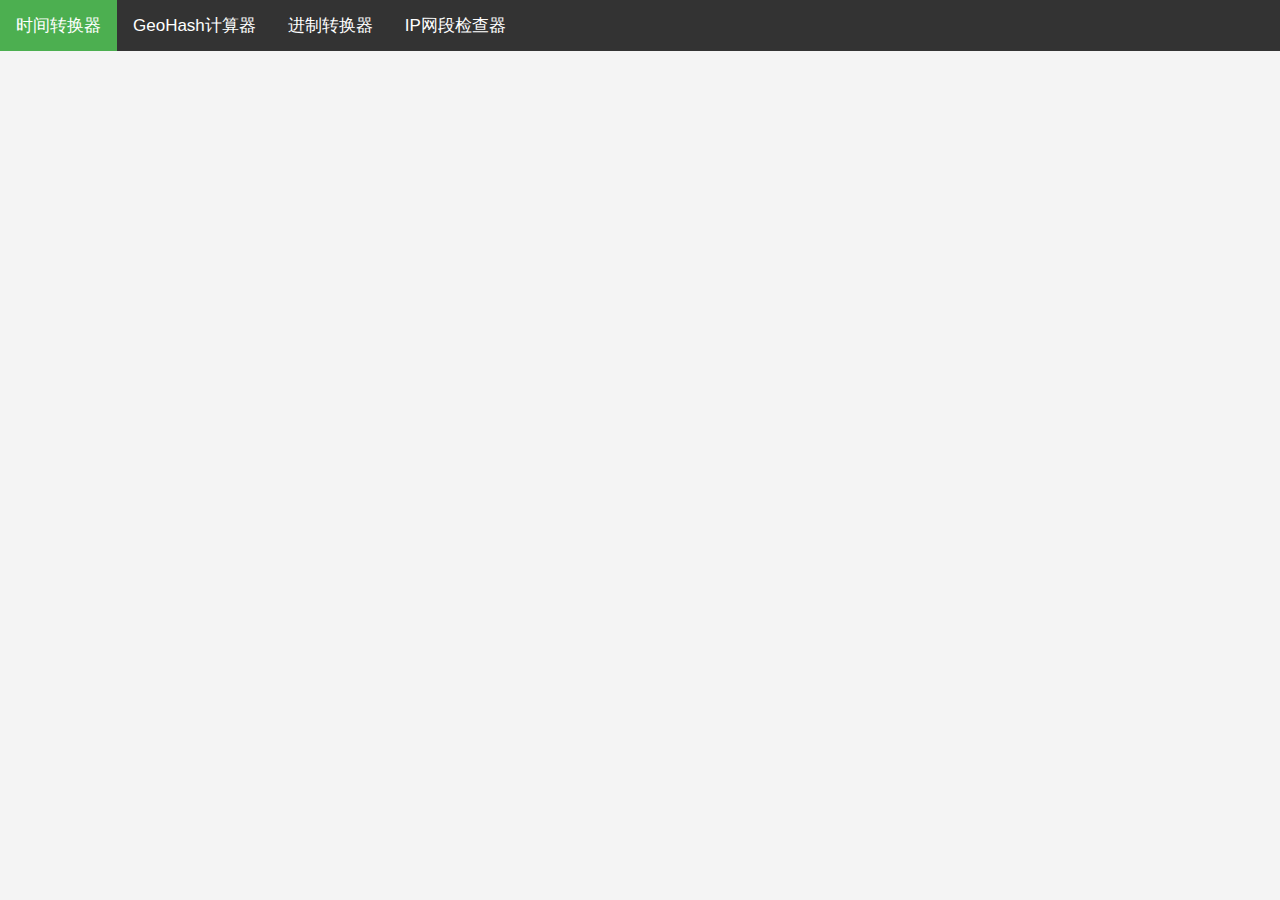
<file: index.html>
<!DOCTYPE html>
<html lang="en">
<head>
    <meta charset="UTF-8">
    <meta name="viewport" content="width=device-width, initial-scale=1.0">
    <title>工具集</title>
    <meta http-equiv="refresh" content="0; url=layout.html">
    <style>
        body {
            font-family: Arial, sans-serif;
            text-align: center;
            padding: 50px;
        }
        a {
            color: #4CAF50;
            text-decoration: none;
        }
    </style>
</head>
<body>
    <p>正在跳转到<a href="layout.html">工具集</a>...</p>
</body>
</html>
</file>
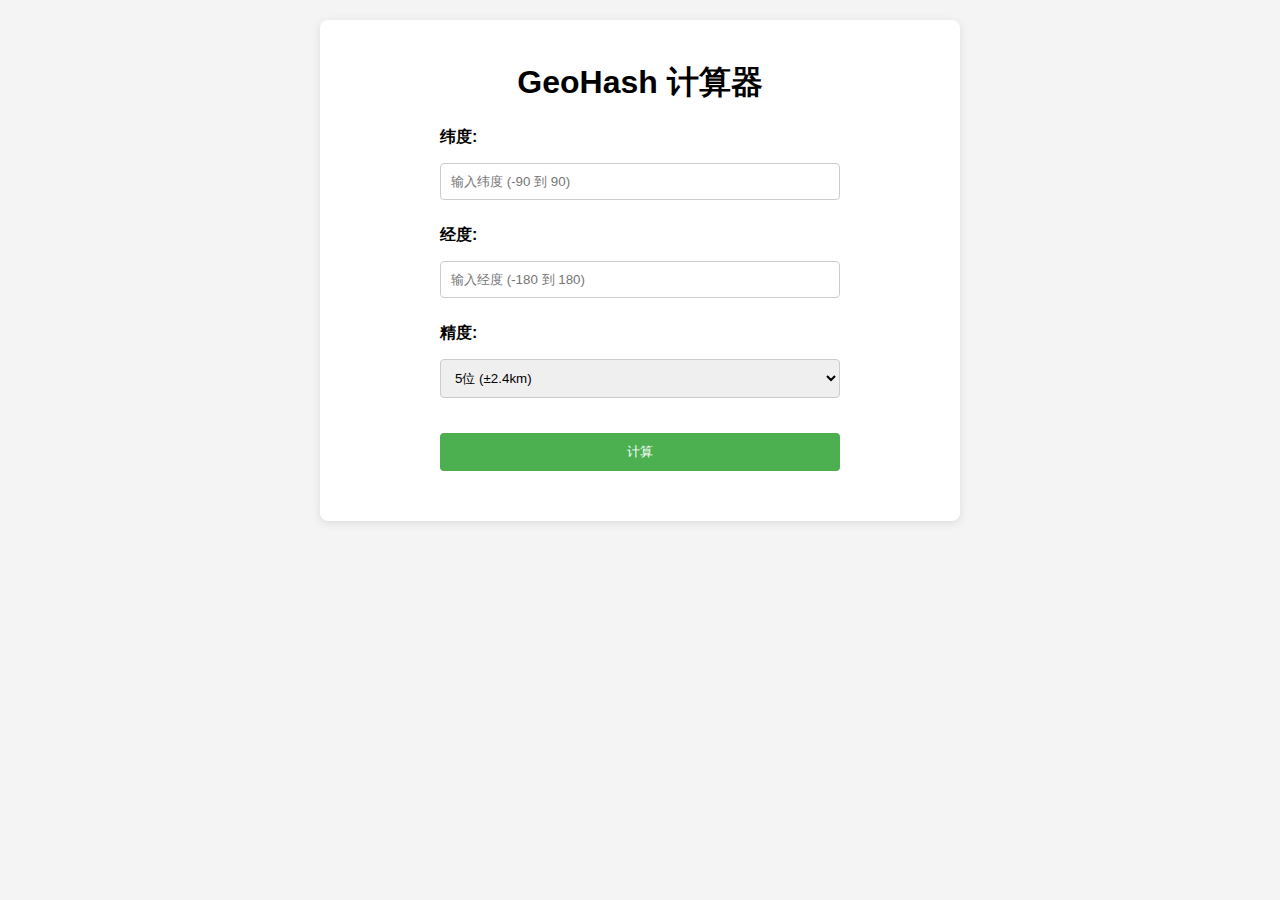
<file: calculator.html>
<!DOCTYPE html>
<html lang="en">

<head>
	<meta charset="UTF-8">
	<meta name="viewport" content="width=device-width, initial-scale=1.0">
	<title>GeoHash 计算器</title>
	<link rel="stylesheet" href="styles.css">
</head>

<body>
	<div class="container">
		<h1>GeoHash 计算器</h1>
		<div class="geohash-calculator">
			<div class="input-group">
				<label for="latitude">纬度:</label>
				<input type="number" id="latitude" step="0.000001" placeholder="输入纬度 (-90 到 90)">
			</div>
			<div class="input-group">
				<label for="longitude">经度:</label>
				<input type="number" id="longitude" step="0.000001" placeholder="输入经度 (-180 到 180)">
			</div>
			<div class="input-group">
				<label for="precision">精度:</label>
				<select id="precision">
					<option value="5" selected>5位 (±2.4km)</option>
					<option value="6">6位 (±610m)</option>
					<option value="7">7位 (±76m)</option>
					<option value="8">8位 (±19m)</option>
					<option value="9">9位 (±2.4m)</option>
					<option value="10">10位 (±0.6m)</option>
					<option value="11">11位 (±0.07m)</option>
					<option value="12">12位 (±0.02m)</option>
				</select>
			</div>
			<button id="calculateBtn">计算</button>
			<div class="result">
				<div id="geohashResult"></div>
				<div id="decodedResult"></div>
			</div>
		</div>
	</div>
	<script src="calculator.js"></script>
</body>

</html>
</file>
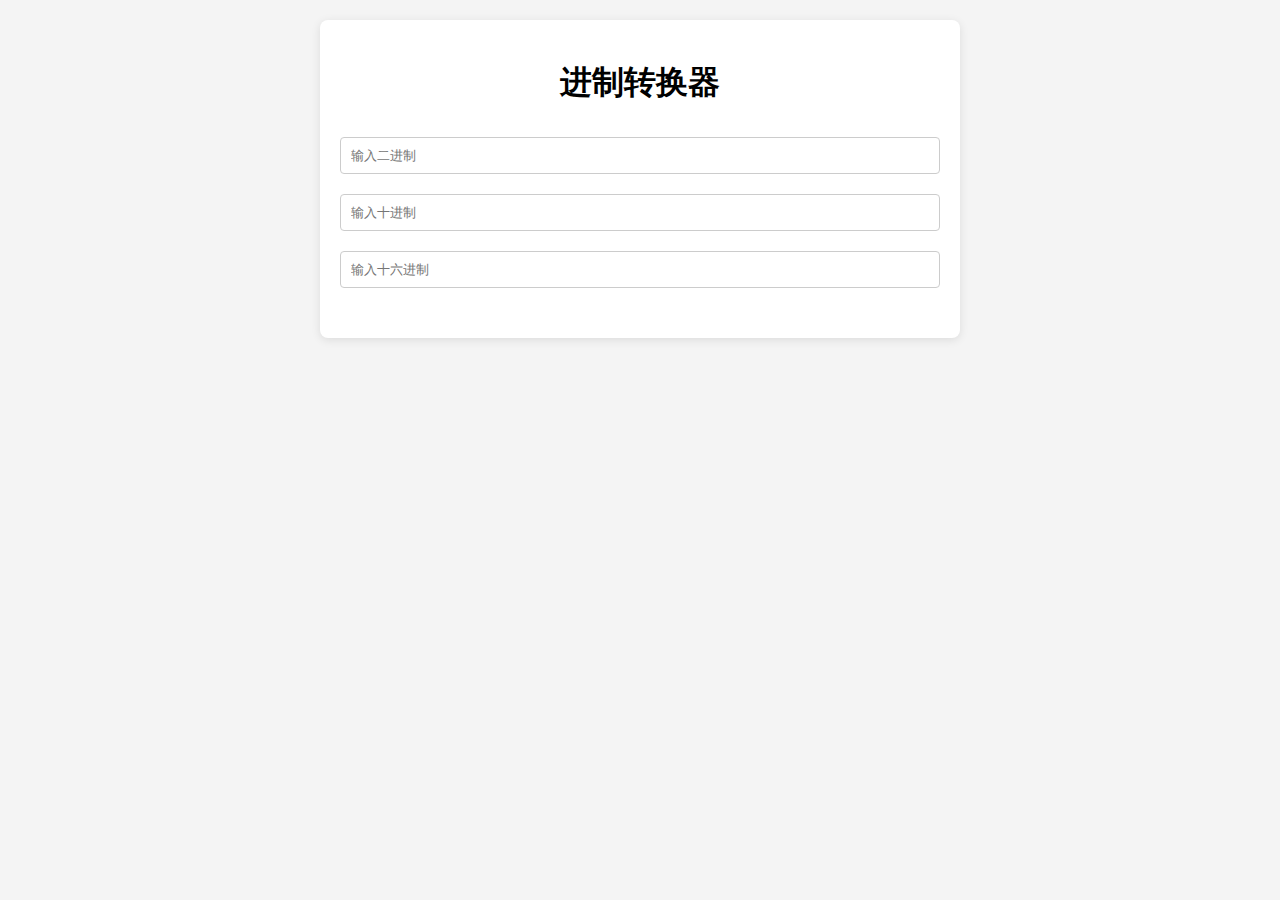
<file: converter.html>
<!DOCTYPE html>
<html lang="en">
<head>
    <meta charset="UTF-8">
    <meta name="viewport" content="width=device-width, initial-scale=1.0">
    <title>进制转换器</title>
    <link rel="stylesheet" href="styles.css">
</head>
<body>
    <div class="container">
        <h1>进制转换器</h1>
        <div class="converter">
            <input type="text" id="binaryInput" placeholder="输入二进制">
            <input type="text" id="decimalInput" placeholder="输入十进制">
            <input type="text" id="hexInput" placeholder="输入十六进制">
            <!-- 移除转换按钮 -->
        </div>
    </div>
    <script src="converter.js"></script>
</body>
</html>
</file>
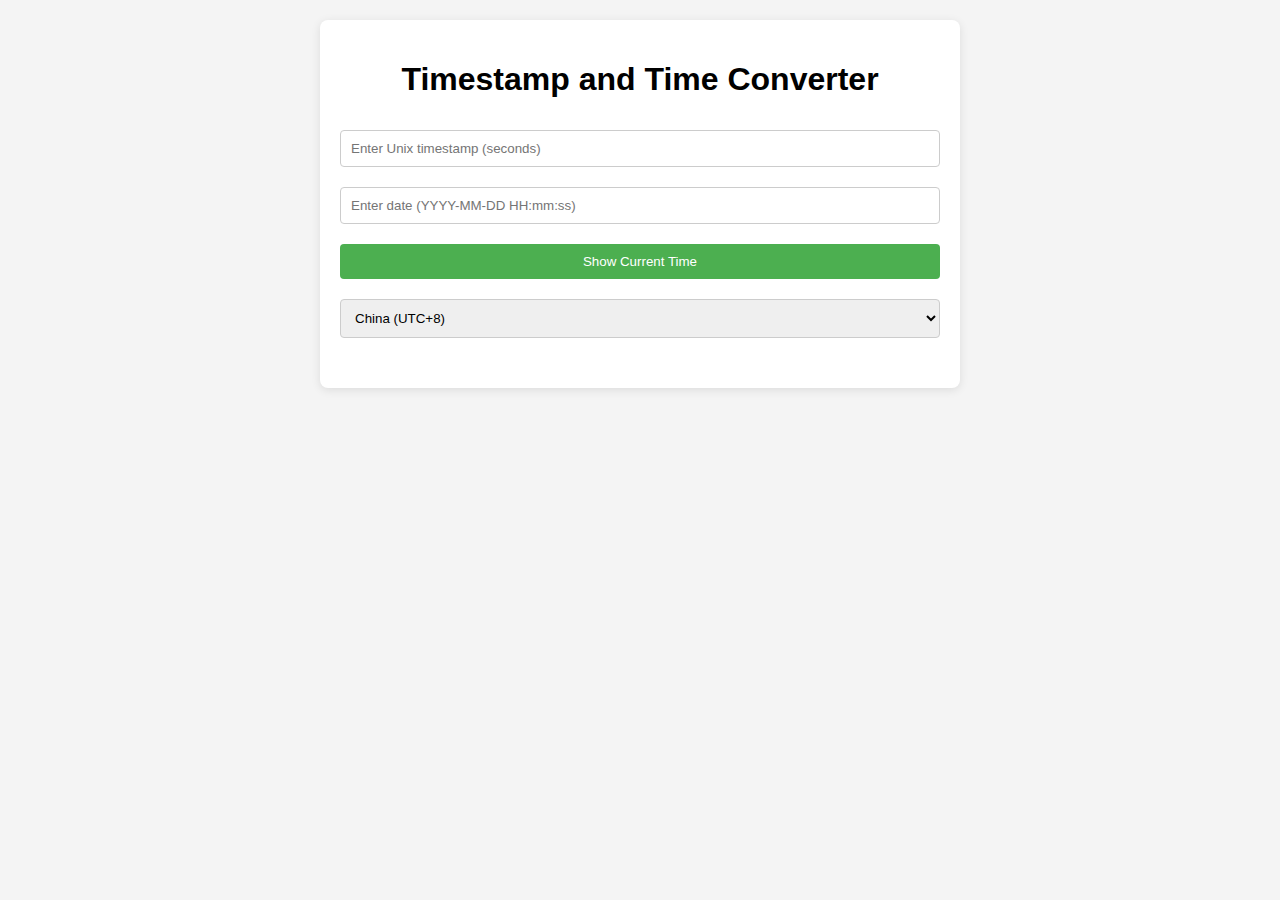
<file: index_original.html>
<!DOCTYPE html>
<html lang="en">

<head>
	<meta charset="UTF-8">
	<meta name="viewport" content="width=device-width, initial-scale=1.0">
	<title>Timestamp and Time Converter</title>
	<link rel="stylesheet" href="styles.css">
</head>

<body>
	<div class="container">
		<h1>Timestamp and Time Converter</h1>
		<div class="converter">
			<input type="number" id="timestampInput" placeholder="Enter Unix timestamp (seconds)" />
			<input type="text" id="dateInput" placeholder="Enter date (YYYY-MM-DD HH:mm:ss)" />
			<button id="currentTimeBtn">Show Current Time</button>
			<select id="timezoneSelect">
				<option value="Asia/Shanghai">China (UTC+8)</option>
				<option value="Europe/London">London (UTC+1)</option>
				<option value="Asia/Ho_Chi_Minh">Vietnam (UTC+7)</option>
				<option value="Asia/Jakarta">Indonesia (UTC+7)</option>
				<option value="Asia/Bangkok">Thailand (UTC+7)</option>
				<option value="Asia/Kuala_Lumpur">Malaysia (UTC+8)</option>
				<option value="America/New_York">New York (UTC-4)</option>
				<option value="UTC">UTC</option>
			</select>
		</div>
	</div>

	<script src="script.js"></script>
</body>

</html>
</file>
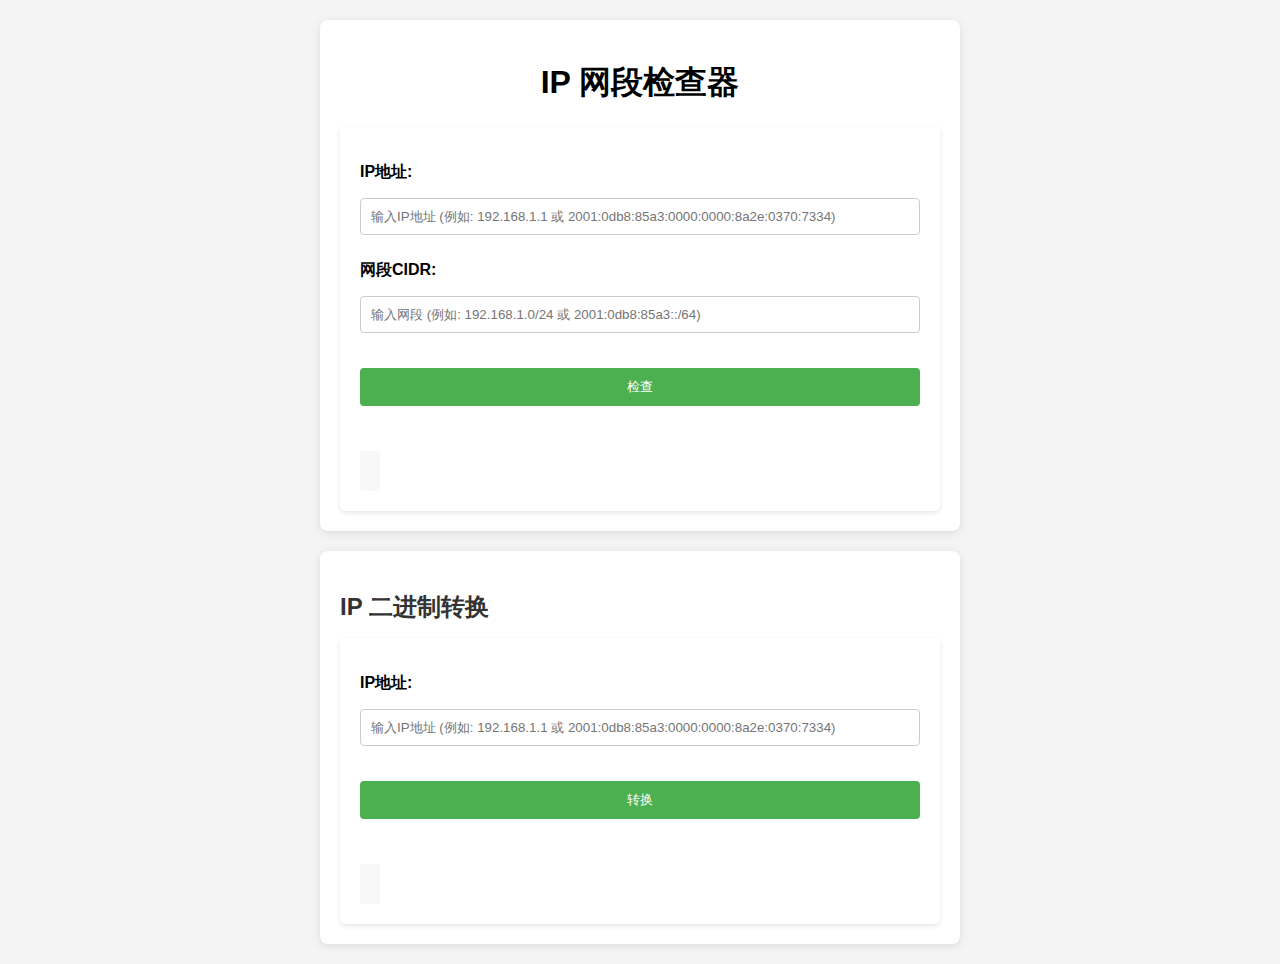
<file: ipchecker.html>
<!DOCTYPE html>
<html lang="en">
<head>
    <meta charset="UTF-8">
    <meta name="viewport" content="width=device-width, initial-scale=1.0">
    <title>IP 网段检查器</title>
    <link rel="stylesheet" href="styles.css">
</head>
<body>
    <div class="container">
        <h1>IP 网段检查器</h1>
        <div class="ip-checker">
            <div class="input-group">
                <label for="ipAddress">IP地址:</label>
                <input type="text" id="ipAddress" placeholder="输入IP地址 (例如: 192.168.1.1 或 2001:0db8:85a3:0000:0000:8a2e:0370:7334)">
            </div>
            <div class="input-group">
                <label for="subnet">网段CIDR:</label>
                <input type="text" id="subnet" placeholder="输入网段 (例如: 192.168.1.0/24 或 2001:0db8:85a3::/64)">
            </div>
            <button id="checkBtn">检查</button>
            <div class="result">
                <div id="checkResult"></div>
            </div>
        </div>
    </div>
    <div class="container ip-binary-converter">
        <h2>IP 二进制转换</h2>
        <div class="ip-checker">
            <div class="input-group">
                <label for="ipBinaryAddress">IP地址:</label>
                <input type="text" id="ipBinaryAddress" placeholder="输入IP地址 (例如: 192.168.1.1 或 2001:0db8:85a3:0000:0000:8a2e:0370:7334)">
            </div>
            <button id="convertBtn">转换</button>
            <div class="result">
                <div id="binaryResult"></div>
            </div>
        </div>
    </div>
    <script src="ipchecker.js"></script>
</body>
</html>
</file>
<file: styles.css>
body {
    font-family: Arial, sans-serif;
    background-color: #f4f4f4;
    margin: 0;
    padding: 20px;
}

.container {
    max-width: 600px;
    margin: auto;
    background: white;
    padding: 20px;
    border-radius: 8px;
    box-shadow: 0 2px 10px rgba(0, 0, 0, 0.1);
}

h1 {
    text-align: center;
}

.converter {
    margin: 20px 0;
}

input, select, button {
    width: 100%;
    padding: 10px;
    margin: 10px 0;
    border: 1px solid #ccc;
    border-radius: 4px;
    box-sizing: border-box;
}

button {
    background-color: #4CAF50;
    color: white;
    border: none;
    cursor: pointer;
}

button:hover {
    background-color: #45a049;
}

p {
    font-size: 1.2em;
    color: #333;
}

.navbar {
    background-color: #333;
    overflow: hidden;
    margin-bottom: 20px;
    border-radius: 4px;
}

.navbar a {
    float: left;
    color: white;
    text-align: center;
    padding: 14px 16px;
    text-decoration: none;
    font-size: 17px;
}

.navbar a:hover {
    background-color: #ddd;
    color: black;
}

.navbar a.active {
    background-color: #4CAF50;
    color: white;
}

.geohash-calculator {
    max-width: 400px;
    margin: 0 auto;
}

.input-group {
    margin: 15px 0;
}

.input-group label {
    display: block;
    margin-bottom: 5px;
    font-weight: bold;
}

.result {
    margin-top: 20px;
    display: flex;
    align-items: center;
    gap: 10px;
}

.result label {
    font-weight: bold;
}

#geohashResult {
    flex: 1;
    background-color: #f8f8f8;
}

#copyBtn {
    width: auto;
    padding: 10px 20px;
}

#display {
    width: 100%;
    height: 50px;
    font-size: 24px;
    text-align: right;
    margin-bottom: 10px;
}

.calculator-buttons {
    display: grid;
    grid-template-columns: repeat(4, 1fr);
    gap: 5px;
}

.calculator-buttons button {
    padding: 15px;
    font-size: 18px;
    border: 1px solid #ccc;
}


.neighbors-grid {
    margin-top: 20px;
    border: 1px solid #ccc;
    padding: 10px;
    border-radius: 4px;
}

.neighbors-title {
    margin-bottom: 10px;
    font-weight: bold;
}

.neighbors-row {
    display: flex;
    justify-content: center;
    gap: 10px;
    margin: 5px 0;
}

.neighbors-row div {
    padding: 8px;
    border: 1px solid #ddd;
    border-radius: 4px;
    background: #f9f9f9;
    font-family: monospace;
    cursor: pointer;
}

.neighbors-row div.current {
    background: #4CAF50;
    color: white;
}

.neighbors-row div:hover {
    background: #e9e9e9;
}

.neighbors-row div.current:hover {
    background: #45a049;
}


/* IP检查器样式 */
.ip-checker {
    background-color: white;
    padding: 20px;
    border-radius: 5px;
    box-shadow: 0 2px 5px rgba(0, 0, 0, 0.1);
}

.success {
    color: green;
    font-weight: bold;
}

.error {
    color: red;
    font-weight: bold;
}

#checkResult {
    margin-top: 15px;
    padding: 10px;
    border-radius: 4px;
    background-color: #f8f8f8;
    min-height: 20px;
}

.ip-binary-converter {
    margin-top: 20px;
}

.ip-binary-converter h2 {
    color: #333;
    margin-bottom: 15px;
}

#binaryResult {
    margin-top: 15px;
    padding: 10px;
    border-radius: 4px;
    background-color: #f8f8f8;
    min-height: 20px;
    font-family: monospace;
    word-break: break-all;
    line-height: 1.5;
}

.binary-section {
    margin-top: 10px;
    padding: 5px;
    background-color: #fff;
    border-radius: 4px;
}


.full-binary {
    margin-top: 15px;
    padding: 10px;
    background-color: #f0f0f0;
    border-left: 4px solid #4CAF50;
}

.full-binary div:first-child {
    font-weight: bold;
    margin-bottom: 5px;
}

.visit-count {
    text-align: right;
    padding: 10px 20px;
    color: #666;
    font-size: 14px;
    margin-bottom: 20px;
}
</file>
